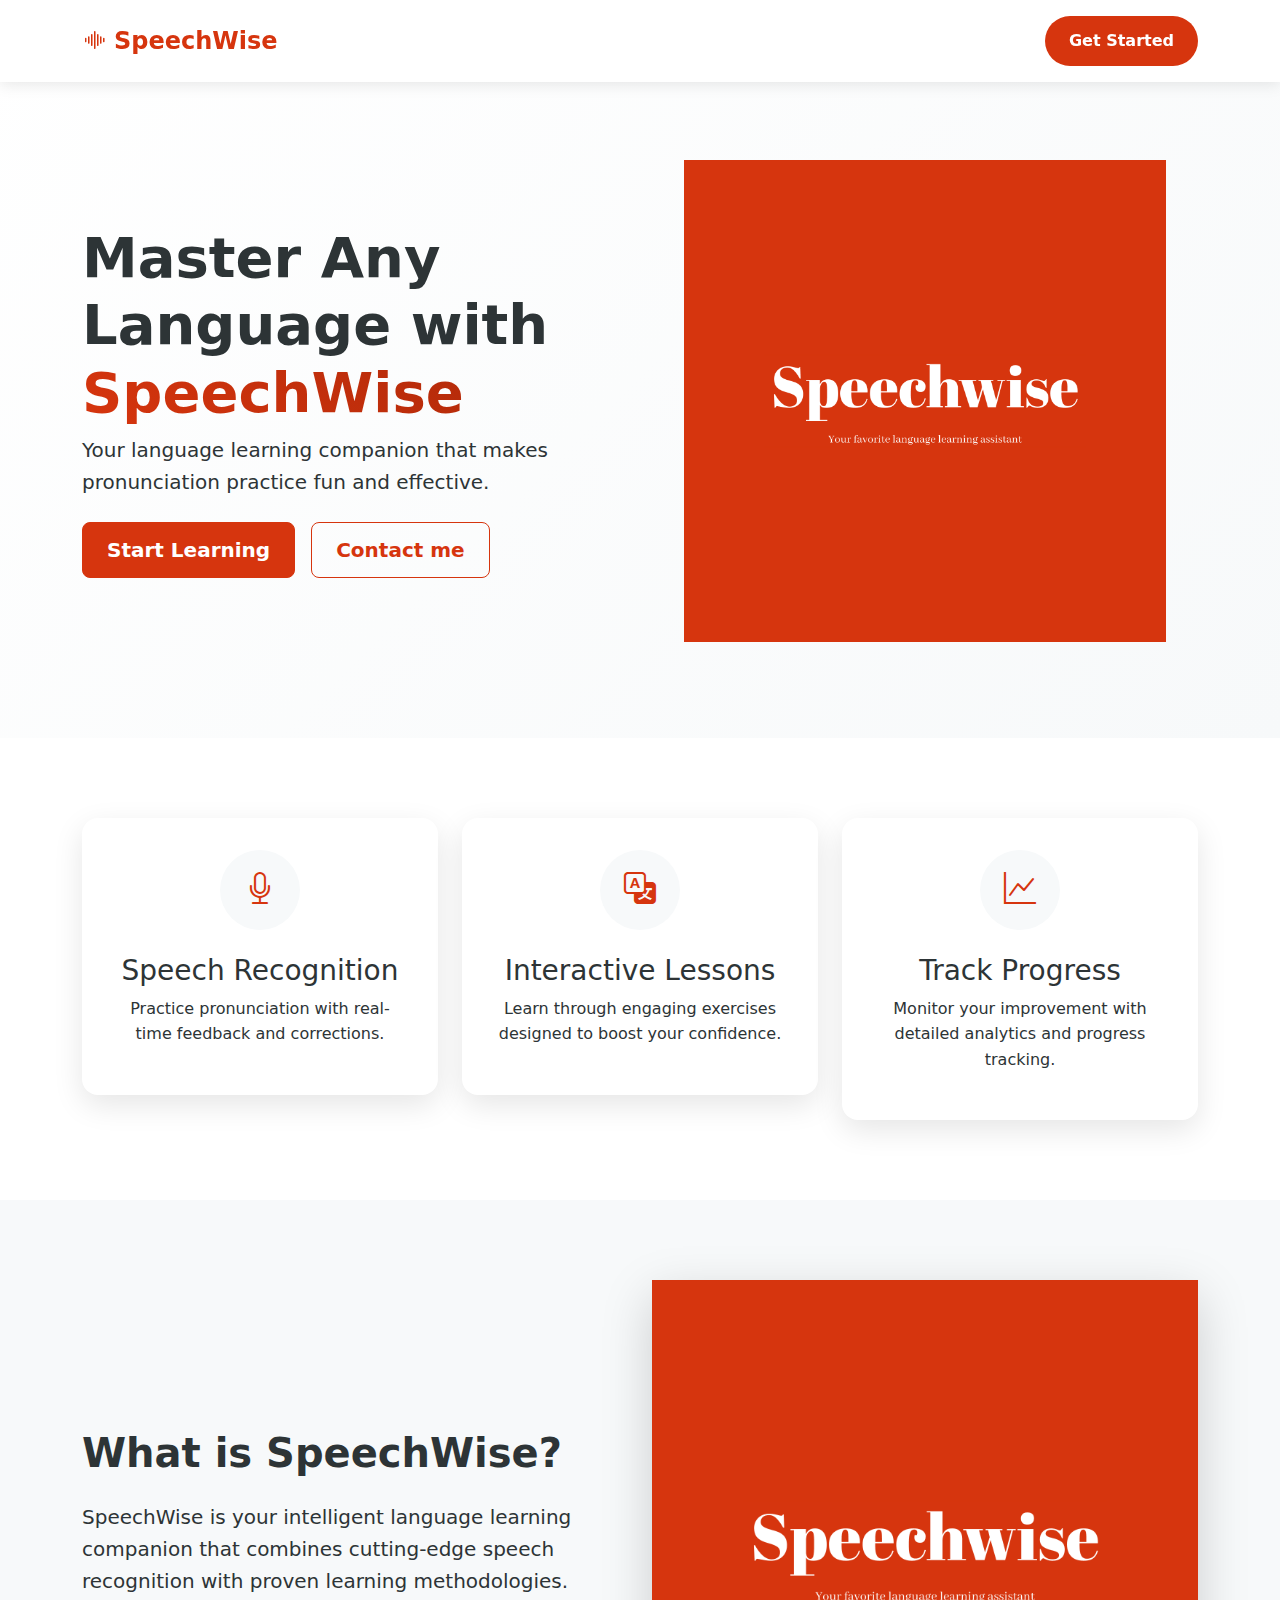
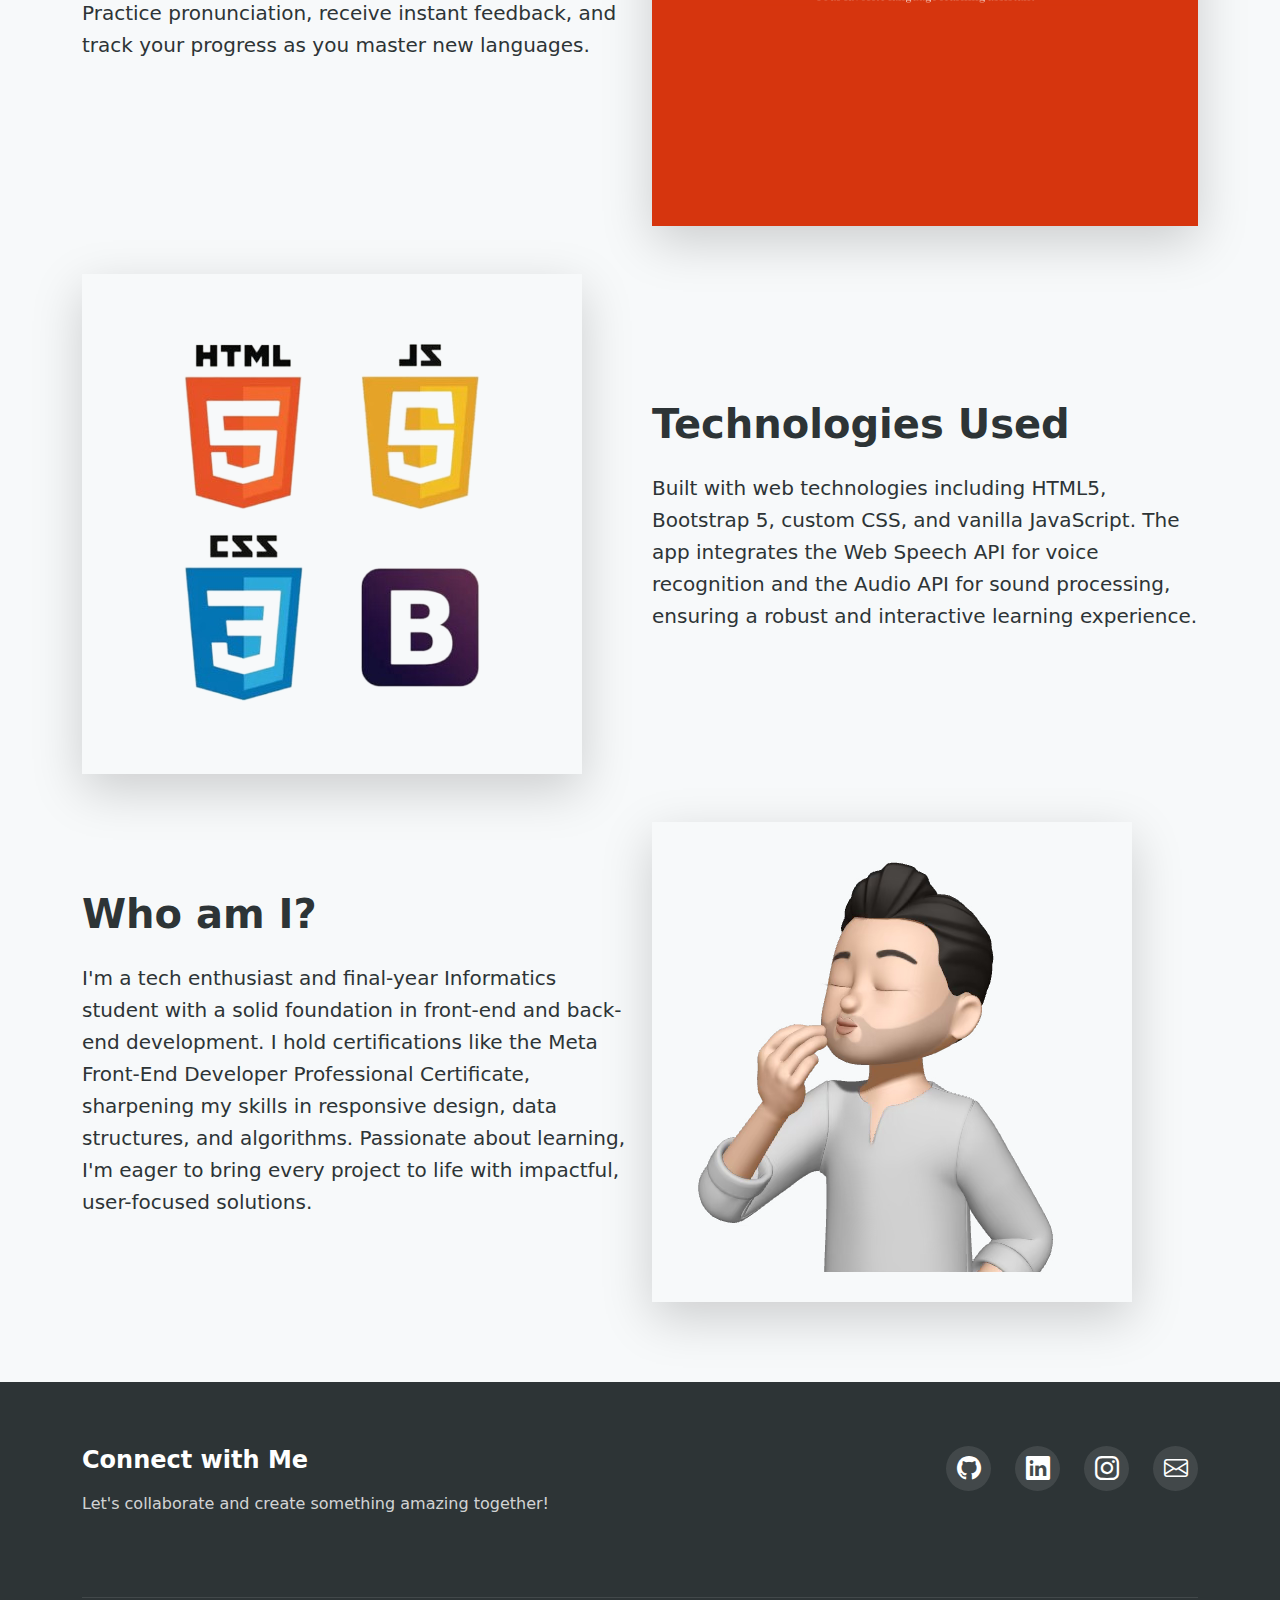
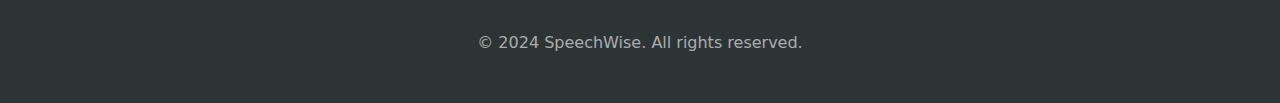
<file: index.html>
<!DOCTYPE html>
<html lang="en">
<head>
    <meta charset="UTF-8">
    <meta name="viewport" content="width=device-width, initial-scale=1.0">
    <meta name="author" content="Nanciu David">
    <meta name="description" content="SpeechWise - Your language learning assistant">
    <meta property="og:title" content="SpeechWise - Your language learning assistant">
    <meta property="og:description" content="Improve your pronunciation with your favorite language learning assistant">
    <meta property="og:image" content="./png/logo-color.png">
    <meta property="og:locale" content="en_GB" />
    <meta property="og:type" content="website" />
    <link href="https://cdn.jsdelivr.net/npm/bootstrap@5.3.0/dist/css/bootstrap.min.css" rel="stylesheet">
    <link rel="stylesheet" href="https://cdn.jsdelivr.net/npm/bootstrap-icons@1.11.0/font/bootstrap-icons.css">
    <link rel="apple-touch-icon" sizes="180x180" href="favicon/android-chrome-192x192.png">
    <link rel="icon" type="image/png" sizes="32x32" href="/favicon/favicon-32x32.png">
    <link rel="icon" type="image/png" sizes="16x16" href="/favicon/favicon-16x16.png">
    <link rel="icon" href="/favicon.ico">
    <link rel="stylesheet" href="/styles/style.css">
    <title>SpeechWise</title>
</head>
<body>
    <nav class="navbar navbar-expand-lg navbar-light fixed-top" id ="nav-ph">
        <div class="container">
            <a class="navbar-brand" href="index.html">
                <i class="bi bi-soundwave me-2"></i>
                SpeechWise
            </a>
            <button class="btn-primary nav-btn" href="#contact">Get Started</button>
        </div>
    </nav>

    <header class="masthead">
        <div class="container">
            <div class="row align-items-center">
                <div class="col-lg-6">
                    <h1 class="display-4 fw-bold">Master Any Language with <span class="gradient-text">SpeechWise</span></h1>
                    <p class="lead mb-4">Your language learning companion that makes pronunciation practice fun and effective.</p>
                    <div class="d-flex gap-3">
                        <a href="./pages/pronunciation.html">
                        <button class="btn btn-primary btn-lg" >Start Learning</button>
                        </a>
                        <a href="#footer-link">
                        <button class="btn btn-outline-primary btn-lg">Contact me</button>
                        </a>
                    </div>
                </div>
                <div class="col-lg-6">
                    <div class="hero-image">
                        <img src="/logo/logo-color.png" alt="SpeechWise Hero" class="img-fluid floating">
                    </div>
                </div>
            </div>
        </div>
    </header>

    <section class="features">
        <div class="container">
            <div class="row g-4">
                <div class="col-md-4">
                    <div class="feature-card">
                        <div class="icon-wrapper">
                            <i class="bi bi-mic"></i>
                        </div>
                        <h3>Speech Recognition</h3>
                        <p>Practice pronunciation with real-time feedback and corrections.</p>
                    </div>
                </div>
                <div class="col-md-4">
                    <div class="feature-card">
                        <div class="icon-wrapper">
                            <i class="bi bi-translate"></i>
                        </div>
                        <h3>Interactive Lessons</h3>
                        <p>Learn through engaging exercises designed to boost your confidence.</p>
                    </div>
                </div>
                <div class="col-md-4">
                    <div class="feature-card">
                        <div class="icon-wrapper">
                            <i class="bi bi-graph-up"></i>
                        </div>
                        <h3>Track Progress</h3>
                        <p>Monitor your improvement with detailed analytics and progress tracking.</p>
                    </div>
                </div>
            </div>
        </div>
    </section>

    <section class="about">
        <div class="container">
            <div class="row align-items-center mb-5">
                <div class="col-lg-6">
                    <h2 class="section-title">What is SpeechWise?</h2>
                    <p class="lead">SpeechWise is your intelligent language learning companion that combines cutting-edge speech recognition with proven learning methodologies. Practice pronunciation, receive instant feedback, and track your progress as you master new languages.</p>
                </div>
                <div class="col-lg-6">
                    <img src="/logo/logo-color.png" class="img-fluid rounded-lg shadow-lg" alt="SpeechWise Interface">
                </div>
            </div>

            <div class="row align-items-center mb-5">
                <div class="col-lg-6 order-lg-2">
                    <h2 class="section-title">Technologies Used</h2>
                    <p class="lead">Built with web technologies including HTML5, Bootstrap 5, custom CSS, and vanilla JavaScript. The app integrates the Web Speech API for voice recognition and the Audio API for sound processing, ensuring a robust and interactive learning experience.</p>
                </div>
                <div class="col-lg-6 order-lg-1">
                    <img src="/logo/do-javascript-html-css-and-wordpress-work-removebg-preview.png" class="img-fluid rounded-lg shadow-lg" alt="Technology Stack">
                </div>
            </div>

            <div class="row align-items-center">
                <div class="col-lg-6">
                    <h2 class="section-title">Who am I?</h2>
                    <p class="lead">I'm a tech enthusiast and final-year Informatics student with a solid foundation in front-end and back-end development. I hold certifications like the Meta Front-End Developer Professional Certificate, sharpening my skills in responsive design, data structures, and algorithms. Passionate about learning, I'm eager to bring every project to life with impactful, user-focused solutions.</p>
                </div>
                <div class="col-lg-6">
                    <img src="/logo/Imagine.png" class="img-fluid rounded-lg shadow-lg" alt="About Me">
                </div>
            </div>
        </div>
    </section>

    <footer class="footer" id = "footer-link">
        <div class="container">
            <div class="row">
                <div class="col-lg-6">
                    <h3 class="footer-title">Connect with Me</h3>
                    <p class="footer-text">Let's collaborate and create something amazing together!</p>
                </div>
                <div class="col-lg-6">
                    <div class="social-links">
                        <a href="https://github.com/NanciuDavid" target="_blank" class="social-link">
                            <i class="bi bi-github"></i>
                        </a>
                        <a href="https://www.linkedin.com/in/david-nanciu-alexandru-08884b203/" target="_blank" class="social-link">
                            <i class="bi bi-linkedin"></i>
                        </a>
                        <a href="https://instagram.com/davidnanciu" target="_blank" class="social-link">
                            <i class="bi bi-instagram"></i>
                        </a>
                        <a href="mailto:your.email@example.com" class="social-link">
                            <i class="bi bi-envelope"></i>
                        </a>
                    </div>
                </div>
            </div>
            <div class="footer-bottom">
                <p>&copy; 2024 SpeechWise. All rights reserved.</p>
            </div>
        </div>
    </footer>

    <script src="https://cdn.jsdelivr.net/npm/bootstrap@5.3.0/dist/js/bootstrap.bundle.min.js"></script>
</body>
</html>
</file>
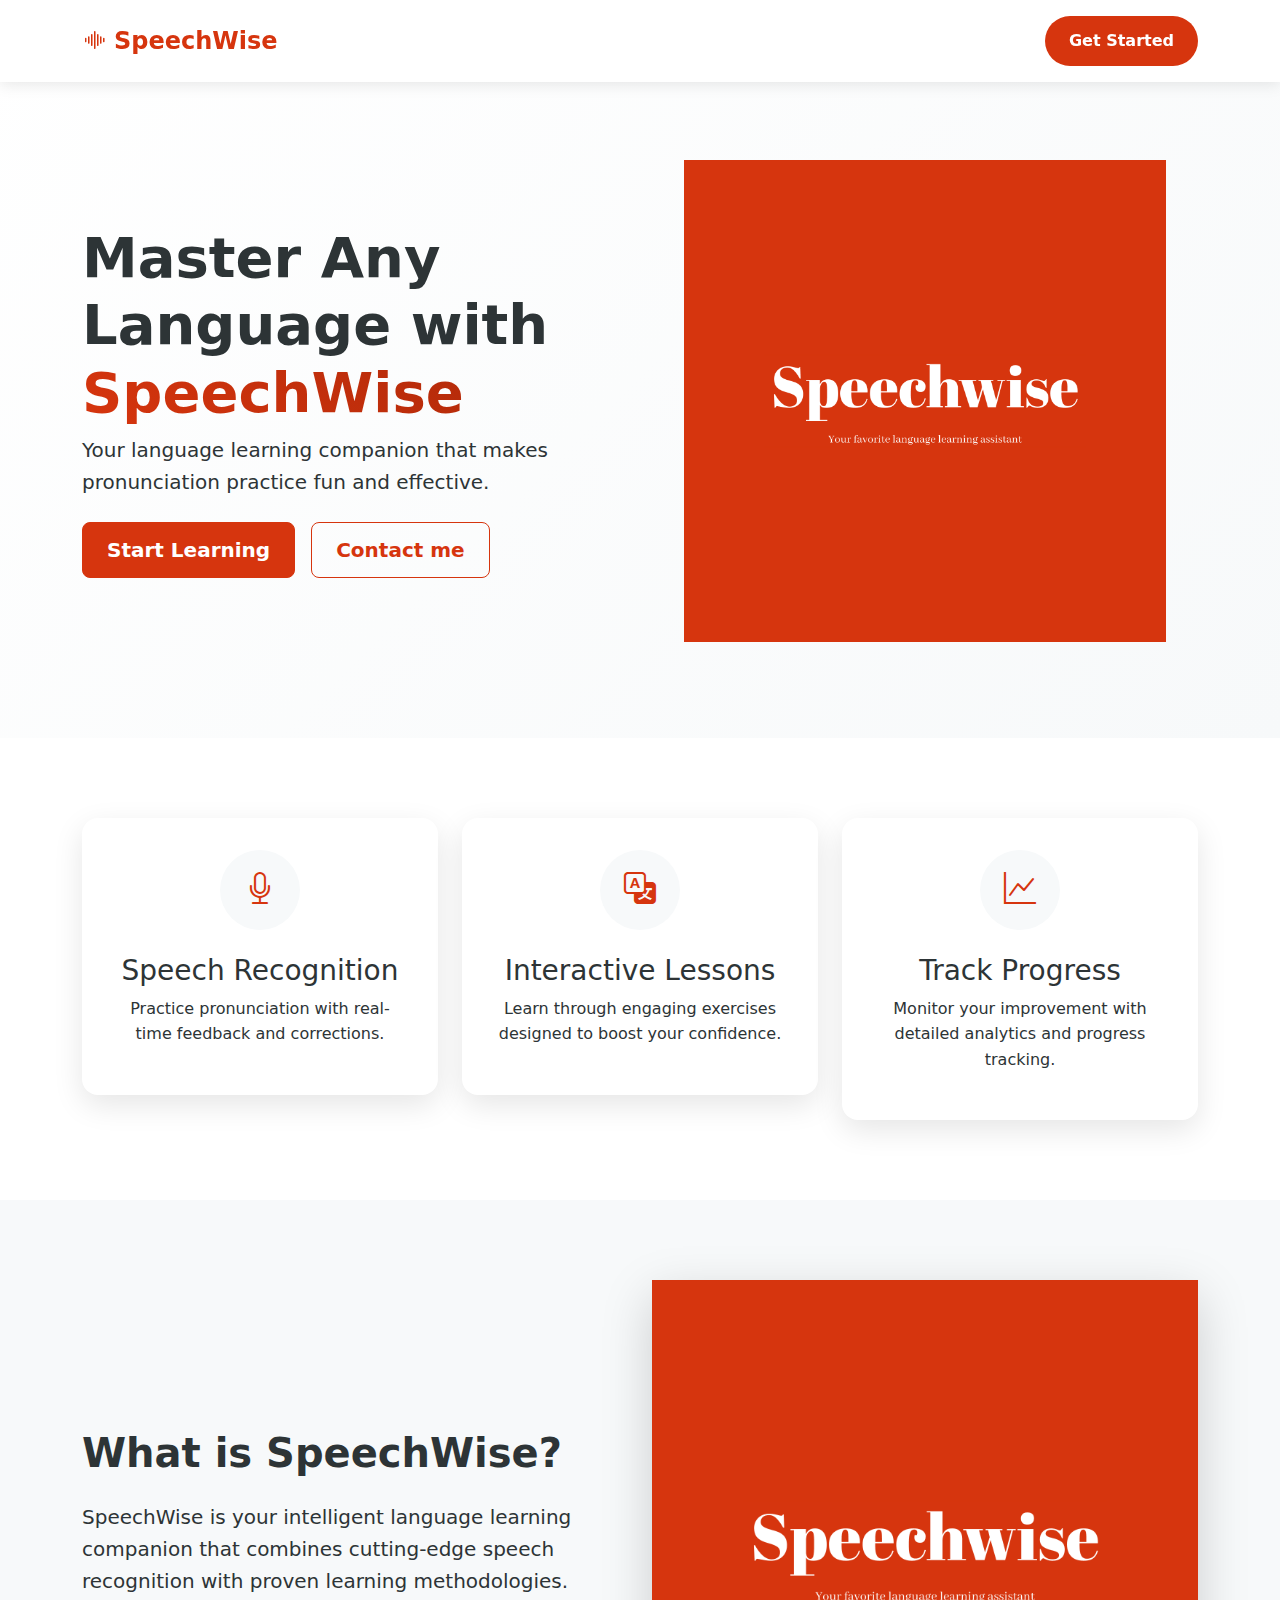
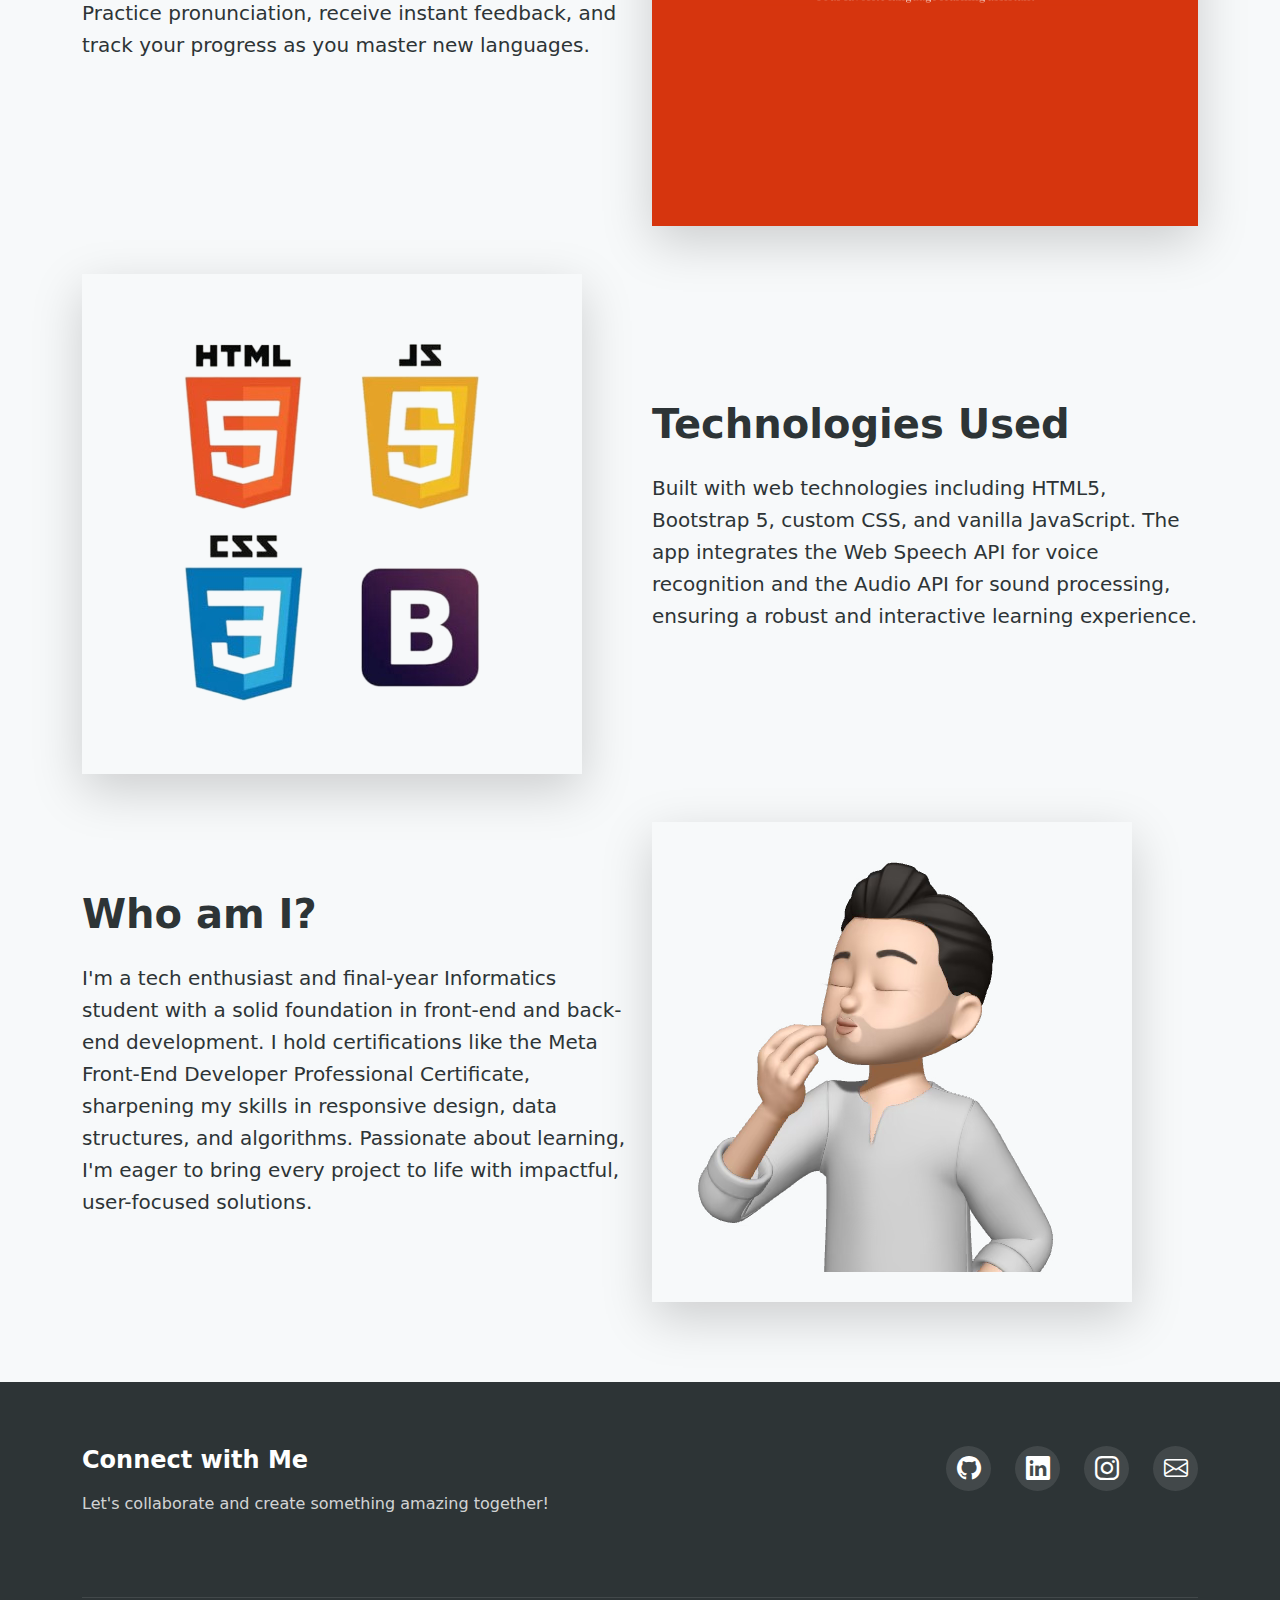
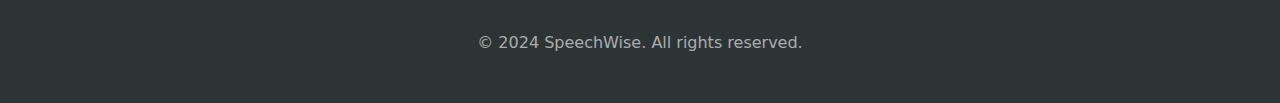
<file: pages/index.html>
<!DOCTYPE html>
<html lang="en">
<head>
    <meta charset="UTF-8">
    <meta name="viewport" content="width=device-width, initial-scale=1.0">
    <meta name="author" content="Nanciu David">
    <meta name="description" content="SpeechWise - Your language learning assistant">
    <meta property="og:title" content="SpeechWise - Your language learning assistant">
    <meta property="og:description" content="Improve your pronunciation with your favorite language learning assistant">
    <meta property="og:image" content="./png/logo-color.png">
    <meta property="og:locale" content="en_GB" />
    <meta property="og:type" content="website" />
    <link href="https://cdn.jsdelivr.net/npm/bootstrap@5.3.0/dist/css/bootstrap.min.css" rel="stylesheet">
    <link rel="stylesheet" href="https://cdn.jsdelivr.net/npm/bootstrap-icons@1.11.0/font/bootstrap-icons.css">
    <link rel="apple-touch-icon" sizes="180x180" href="favicon/android-chrome-192x192.png">
    <link rel="icon" type="image/png" sizes="32x32" href="/favicon/favicon-32x32.png">
    <link rel="icon" type="image/png" sizes="16x16" href="/favicon/favicon-16x16.png">
    <link rel="icon" href="/favicon.ico">
    <link rel="stylesheet" href="/styles/style.css">
    <title>SpeechWise</title>
</head>
<body>
    <nav class="navbar navbar-expand-lg navbar-light fixed-top" id ="nav-ph">
        <div class="container">
            <a class="navbar-brand" href="index.html">
                <i class="bi bi-soundwave me-2"></i>
                SpeechWise
            </a>
            <button class="btn-primary nav-btn" href="#contact">Get Started</button>
        </div>
    </nav>

    <header class="masthead">
        <div class="container">
            <div class="row align-items-center">
                <div class="col-lg-6">
                    <h1 class="display-4 fw-bold">Master Any Language with <span class="gradient-text">SpeechWise</span></h1>
                    <p class="lead mb-4">Your language learning companion that makes pronunciation practice fun and effective.</p>
                    <div class="d-flex gap-3">
                        <a href="pronunciation.html">
                        <button class="btn btn-primary btn-lg" >Start Learning</button>
                        </a>
                        <a href="#">
                        <button class="btn btn-outline-primary btn-lg">Contact me</button>
                        </a>
                    </div>
                </div>
                <div class="col-lg-6">
                    <div class="hero-image">
                        <img src="/logo/logo-color.png" alt="SpeechWise Hero" class="img-fluid floating">
                    </div>
                </div>
            </div>
        </div>
    </header>

    <section class="features">
        <div class="container">
            <div class="row g-4">
                <div class="col-md-4">
                    <div class="feature-card">
                        <div class="icon-wrapper">
                            <i class="bi bi-mic"></i>
                        </div>
                        <h3>Speech Recognition</h3>
                        <p>Practice pronunciation with real-time feedback and corrections.</p>
                    </div>
                </div>
                <div class="col-md-4">
                    <div class="feature-card">
                        <div class="icon-wrapper">
                            <i class="bi bi-translate"></i>
                        </div>
                        <h3>Interactive Lessons</h3>
                        <p>Learn through engaging exercises designed to boost your confidence.</p>
                    </div>
                </div>
                <div class="col-md-4">
                    <div class="feature-card">
                        <div class="icon-wrapper">
                            <i class="bi bi-graph-up"></i>
                        </div>
                        <h3>Track Progress</h3>
                        <p>Monitor your improvement with detailed analytics and progress tracking.</p>
                    </div>
                </div>
            </div>
        </div>
    </section>

    <section class="about">
        <div class="container">
            <div class="row align-items-center mb-5">
                <div class="col-lg-6">
                    <h2 class="section-title">What is SpeechWise?</h2>
                    <p class="lead">SpeechWise is your intelligent language learning companion that combines cutting-edge speech recognition with proven learning methodologies. Practice pronunciation, receive instant feedback, and track your progress as you master new languages.</p>
                </div>
                <div class="col-lg-6">
                    <img src="/logo/logo-color.png" class="img-fluid rounded-lg shadow-lg" alt="SpeechWise Interface">
                </div>
            </div>

            <div class="row align-items-center mb-5">
                <div class="col-lg-6 order-lg-2">
                    <h2 class="section-title">Technologies Used</h2>
                    <p class="lead">Built with web technologies including HTML5, Bootstrap 5, custom CSS, and vanilla JavaScript. The app integrates the Web Speech API for voice recognition and the Audio API for sound processing, ensuring a robust and interactive learning experience.</p>
                </div>
                <div class="col-lg-6 order-lg-1">
                    <img src="/logo/do-javascript-html-css-and-wordpress-work-removebg-preview.png" class="img-fluid rounded-lg shadow-lg" alt="Technology Stack">
                </div>
            </div>

            <div class="row align-items-center">
                <div class="col-lg-6">
                    <h2 class="section-title">Who am I?</h2>
                    <p class="lead">I'm a tech enthusiast and final-year Informatics student with a solid foundation in front-end and back-end development. I hold certifications like the Meta Front-End Developer Professional Certificate, sharpening my skills in responsive design, data structures, and algorithms. Passionate about learning, I'm eager to bring every project to life with impactful, user-focused solutions.</p>
                </div>
                <div class="col-lg-6">
                    <img src="/logo/Imagine.png" class="img-fluid rounded-lg shadow-lg" alt="About Me">
                </div>
            </div>
        </div>
    </section>

    <footer class="footer">
        <div class="container">
            <div class="row">
                <div class="col-lg-6">
                    <h3 class="footer-title">Connect with Me</h3>
                    <p class="footer-text">Let's collaborate and create something amazing together!</p>
                </div>
                <div class="col-lg-6">
                    <div class="social-links">
                        <a href="https://github.com/NanciuDavid" target="_blank" class="social-link">
                            <i class="bi bi-github"></i>
                        </a>
                        <a href="https://www.linkedin.com/in/david-nanciu-alexandru-08884b203/" target="_blank" class="social-link">
                            <i class="bi bi-linkedin"></i>
                        </a>
                        <a href="https://instagram.com/davidnanciu" target="_blank" class="social-link">
                            <i class="bi bi-instagram"></i>
                        </a>
                        <a href="mailto:your.email@example.com" class="social-link">
                            <i class="bi bi-envelope"></i>
                        </a>
                    </div>
                </div>
            </div>
            <div class="footer-bottom">
                <p>&copy; 2024 SpeechWise. All rights reserved.</p>
            </div>
        </div>
    </footer>

    <script src="https://cdn.jsdelivr.net/npm/bootstrap@5.3.0/dist/js/bootstrap.bundle.min.js"></script>
</body>
</html>
</file>
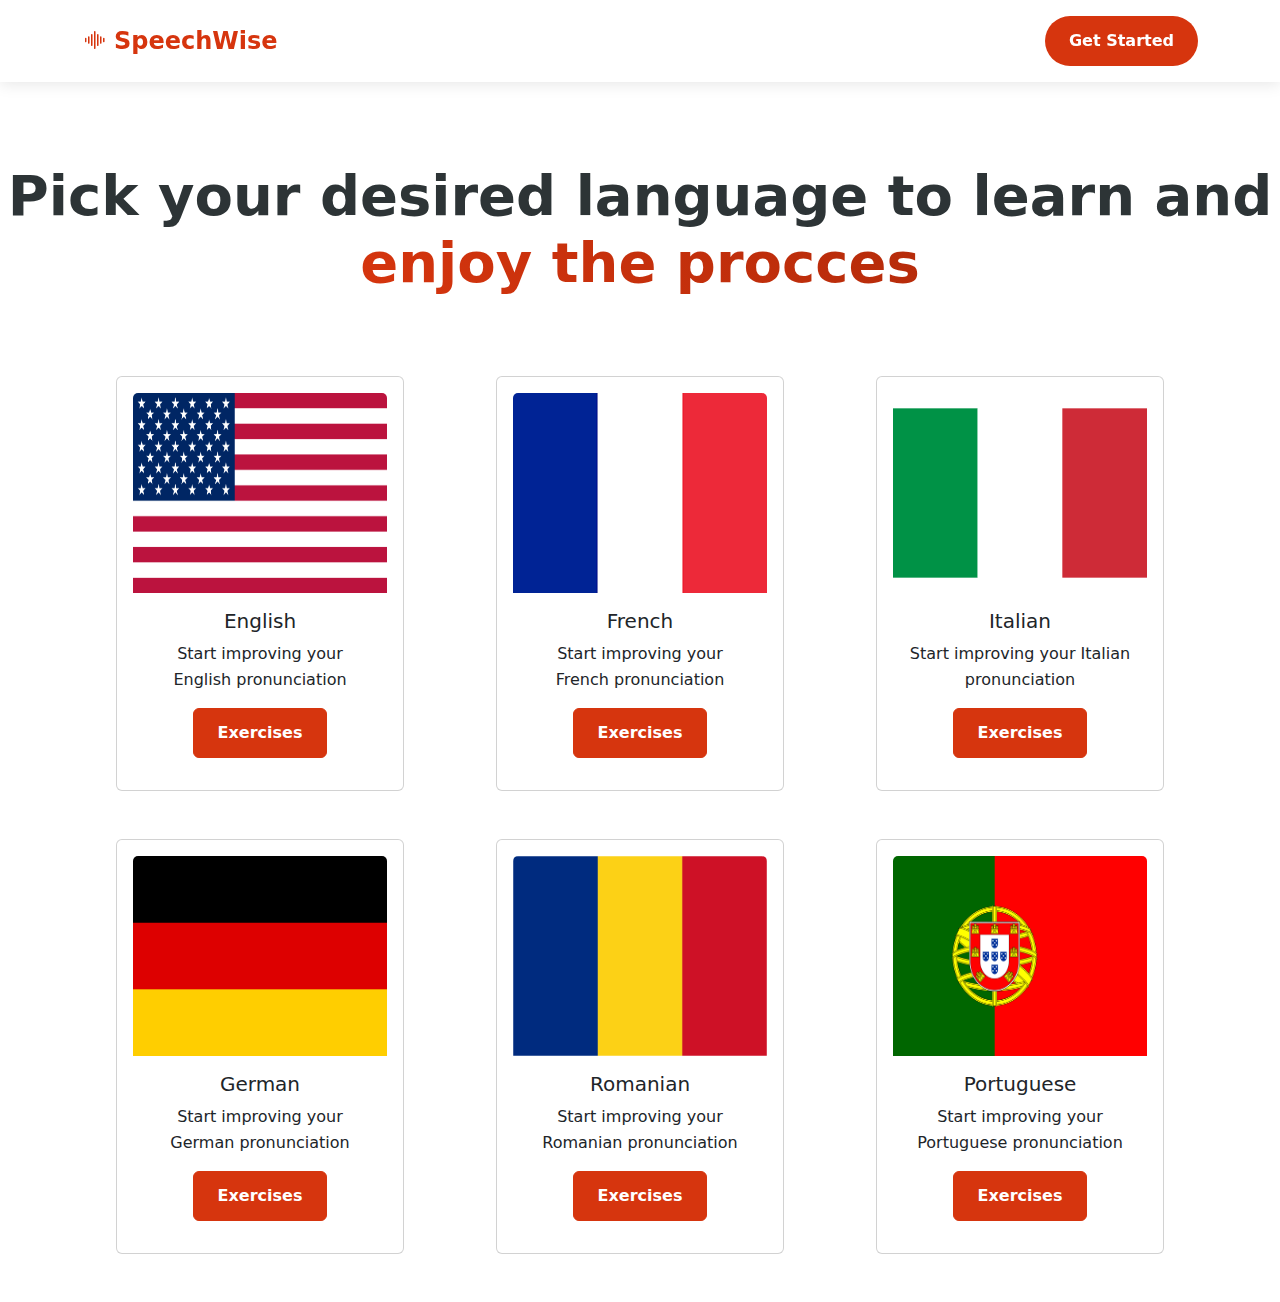
<file: pronunciation.html>
<!DOCTYPE html>
<html lang="en">
<head>
    <meta charset="UTF-8">
    <meta name="viewport" content="width=device-width, initial-scale=1.0">
    <meta name="author" content="Nanciu David">
    <meta name="description" content="SpeechWise - Your language learning assistant">
    <meta property="og:title" content="SpeechWise - Your language learning assistant">
    <meta property="og:description" content="Improve your pronunciation with your favorite language learning assistant">
    <meta property="og:image" content="./png/logo-color.png">
    <meta property="og:locale" content="en_GB" />
    <meta property="og:type" content="website" />
    <link href="https://cdn.jsdelivr.net/npm/bootstrap@5.3.0/dist/css/bootstrap.min.css" rel="stylesheet">
    <link rel="stylesheet" href="https://cdn.jsdelivr.net/npm/bootstrap-icons@1.11.0/font/bootstrap-icons.css">
    <link rel="apple-touch-icon" sizes="180x180" href="favicon/android-chrome-192x192.png">
    <link rel="icon" type="image/png" sizes="32x32" href="favicon/favicon-32x32.png">
    <link rel="icon" type="image/png" sizes="16x16" href="favicon/favicon-16x16.png">
    <link rel="icon" href="/favicon.ico">
    <link rel="stylesheet" href="./styles/pronunciation.css">
    <title>SpeechWise | Start now !</title>
</head>
<body>
    <nav class="navbar navbar-expand-lg navbar-light" id ="nav-ph">
        <div class="container">
            <a class="navbar-brand" href="index.html">
                <i class="bi bi-soundwave me-2"></i>
                SpeechWise
            </a>
            <button class="btn-primary nav-btn" href="#contact">Get Started</button>
        </div>
    </nav>
    <header>
        <div class="row">
            <h1 class="display-4 fw-bold">Pick your desired language to learn and <span class="gradient-text">enjoy the procces</span></h1>
        </div>
    </header>

    <section>
        <div class="container">
            <div class="row text-center justify-content-center">
                <div class="col-lg-4 col-md-6 mb-4">
                    <div class="card" style="width: 18rem;">
                        <img class="card-img-top" src="./flags/Flag_of_the_United_States.png" alt="English Card Image" height=200px>
                        <div class="card-body d-flex flex-column justify-content-center align-items-center">
                            <h5 class="card-title">English</h5>
                            <p class="card-text">Start improving your English pronunciation</p>
                            <a href="#" class="btn btn-primary">Exercises</a>
                        </div>
                    </div>
                </div>
                <div class="col-lg-4 col-md-6 mb-5">
                    <div class="card" style="width: 18rem;">
                        <img class="card-img-top" src="./flags/french flag.png" alt="French Card Image" height=200px>
                        <div class="card-body">
                            <h5 class="card-title">French</h5>
                            <p class="card-text">Start improving your French pronunciation</p>
                            <a href="#" class="btn btn-primary">Exercises</a>
                        </div>
                    </div>
                </div>
                <div class="col-lg-4 col-md-6 mb-5">
                    <div class="card" style="width: 18rem;">
                        <img class="card-img-top" src="./flags/Flag_of_Italy.svg" alt="Italian Card Image" height=200px>
                        <div class="card-body">
                            <h5 class="card-title">Italian</h5>
                            <p class="card-text">Start improving your Italian pronunciation</p>
                            <a href="#" class="btn btn-primary">Exercises</a>
                        </div>
                    </div>
                </div>
                <div class="col-lg-4 col-md-6 mb-5">
                    <div class="card" style="width: 18rem;">
                        <img class="card-img-top" src="./flags/Flag_of_germany_800_480.png" alt="Italian Card Image" height=200px>
                        <div class="card-body">
                            <h5 class="card-title">German</h5>
                            <p class="card-text">Start improving your German pronunciation</p>
                            <a href="#" class="btn btn-primary">Exercises</a>
                        </div>
                    </div>
                </div>
                <div class="col-lg-4 col-md-6 mb-5">
                    <div class="card" style="width: 18rem;">
                        <img class="card-img-top" src="./flags/Flag_of_Romania.png" alt="Italian Card Image" height=200px>
                        <div class="card-body">
                            <h5 class="card-title">Romanian</h5>
                            <p class="card-text">Start improving your Romanian pronunciation</p>
                            <a href="#" class="btn btn-primary">Exercises</a>
                        </div>
                    </div>
                </div>
                <div class="col-lg-4 col-md-6 mb-5">
                    <div class="card" style="width: 18rem;">
                        <img class="card-img-top" src="./flags/Flag_of_Portugal.svg.png" alt="Italian Card Image" height=200px>
                        <div class="card-body">
                            <h5 class="card-title">Portuguese</h5>
                            <p class="card-text">Start improving your Portuguese pronunciation</p>
                            <a href="#" class="btn btn-primary">Exercises</a>
                        </div>
                    </div>
                </div>
            </div>
        </div>
    </section>
    <!-- Center content vertically and horizontally -->
    
</body>
</html>
</file>
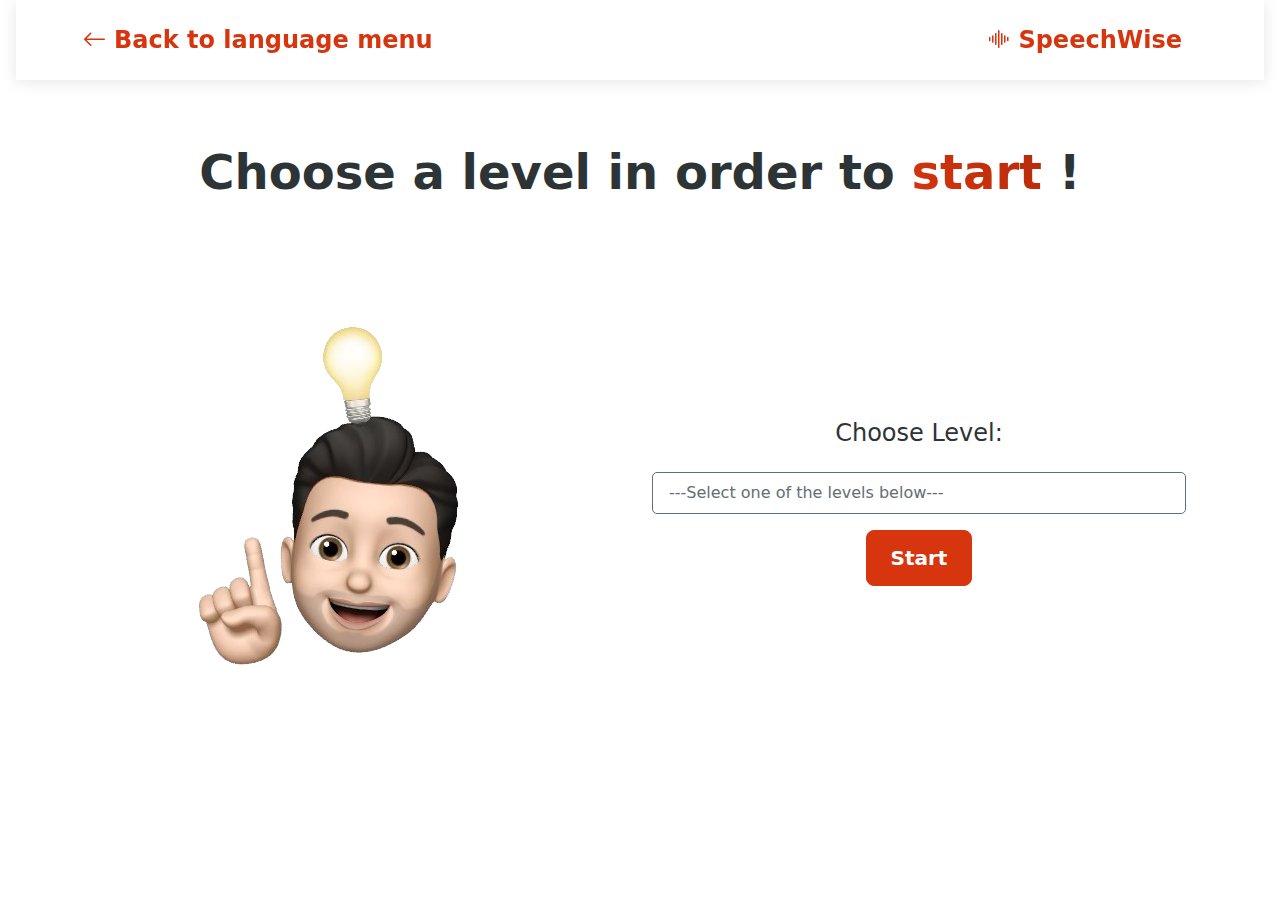
<file: pages/english-ex.html>
<!DOCTYPE html>
<html lang="en">
<head>
    <meta charset="UTF-8">
    <meta name="viewport" content="width=device-width, initial-scale=1.0">
    <meta name="author" content="Nanciu David">
    <meta name="description" content="SpeechWise - Your language learning assistant">
    <meta property="og:title" content="SpeechWise - Your language learning assistant">
    <meta property="og:description" content="Improve your pronunciation with your favorite language learning assistant">
    <meta property="og:image" content="./png/logo-color.png">
    <meta property="og:locale" content="en_GB" />
    <meta property="og:type" content="website" />
    <link href="https://cdn.jsdelivr.net/npm/bootstrap@5.3.0/dist/css/bootstrap.min.css" rel="stylesheet">
    <link rel="stylesheet" href="https://cdn.jsdelivr.net/npm/bootstrap-icons@1.11.0/font/bootstrap-icons.css">
    <link rel="apple-touch-icon" sizes="180x180" href="/favicon/android-chrome-192x192.png">
    <link rel="icon" type="image/png" sizes="32x32" href="/favicon/favicon-32x32.png">
    <link rel="icon" type="image/png" sizes="16x16" href="/favicon/favicon-16x16.png">
    <link rel="icon" href="/favicon.ico">
    <link rel="stylesheet" href="/styles/english-ex.css">
    <title>Practice Your English Pronunciation</title>
</head>
<body>
    <nav class="navbar navbar-expand-lg navbar-light" id ="nav-ph">
        <div class="container">
            <a class="navbar-brand" href="pronunciation.html">
                <i class="bi bi-arrow-left me-2"></i>
                Back to language menu
            <a class="navbar-brand" href="../index.html">
                <i class="bi bi-soundwave me-2"></i>
                SpeechWise
            </a>
        </div>
    </nav>



    <header class="text-center">
        <div class="container">
            <h1 class="display-5 fw-bold" id ="header-text">Choose a level in order to <span class="gradient-text">start</span> !</h1>
        </div>
    </header>


    <section>
        <div class="container py-5">
            <div class="row align-items-centered" id = "initial-row">
                <div class="col-lg-6 text-center mb-4 mb-lg-0">
                    <img src="/logo/idea.png" alt="Idea"class="img-fluid rounded-lg">
                </div>
                <div class="col-lg-6 text-center justify-content-center">
                    <label for="select-level" class="form-label h4">Choose Level:</label>
                    <select name="levels" id="select-level" class="form-select mb-3">
                        <option selected value = "default">---Select one of the levels below---</option>
                        <option value="Beginner">Beginner</option>
                        <option value="Intermediate">Intermediate</option>
                        <option value="Advanced">Advanced</option>
                    </select>
                    <button type="submit" class="btn btn-primary btn-lg" id="submit-button">Start</button>
                </div>
            </div>
            <div class="row align-items-centered" id = "after-row">
                <div class="col-lg-6 text-center mb-4 mb-lg-0">
                    <img src="/logo/record-default.png" alt="sad-picture" id = "default-photo" class="img-fluid rounded-lg">
                </div>
                <div class="col-lg-6 d-flex flex-column align-items-center">
                    <p id="sentence-display" class="mt-4 h5 text-muted text-center"></p>
                    <button type="submit" class="btn btn-primary btn-lg mt-3" id="record-button">Record</button>
                </div>
            </div>
        </div>
    
    </section>

    <script src="https://cdn.jsdelivr.net/npm/bootstrap@5.3.0/dist/js/bootstrap.bundle.min.js"></script>
    <script src="/scripts/script.js"></script>
</body>
</html>
</file>
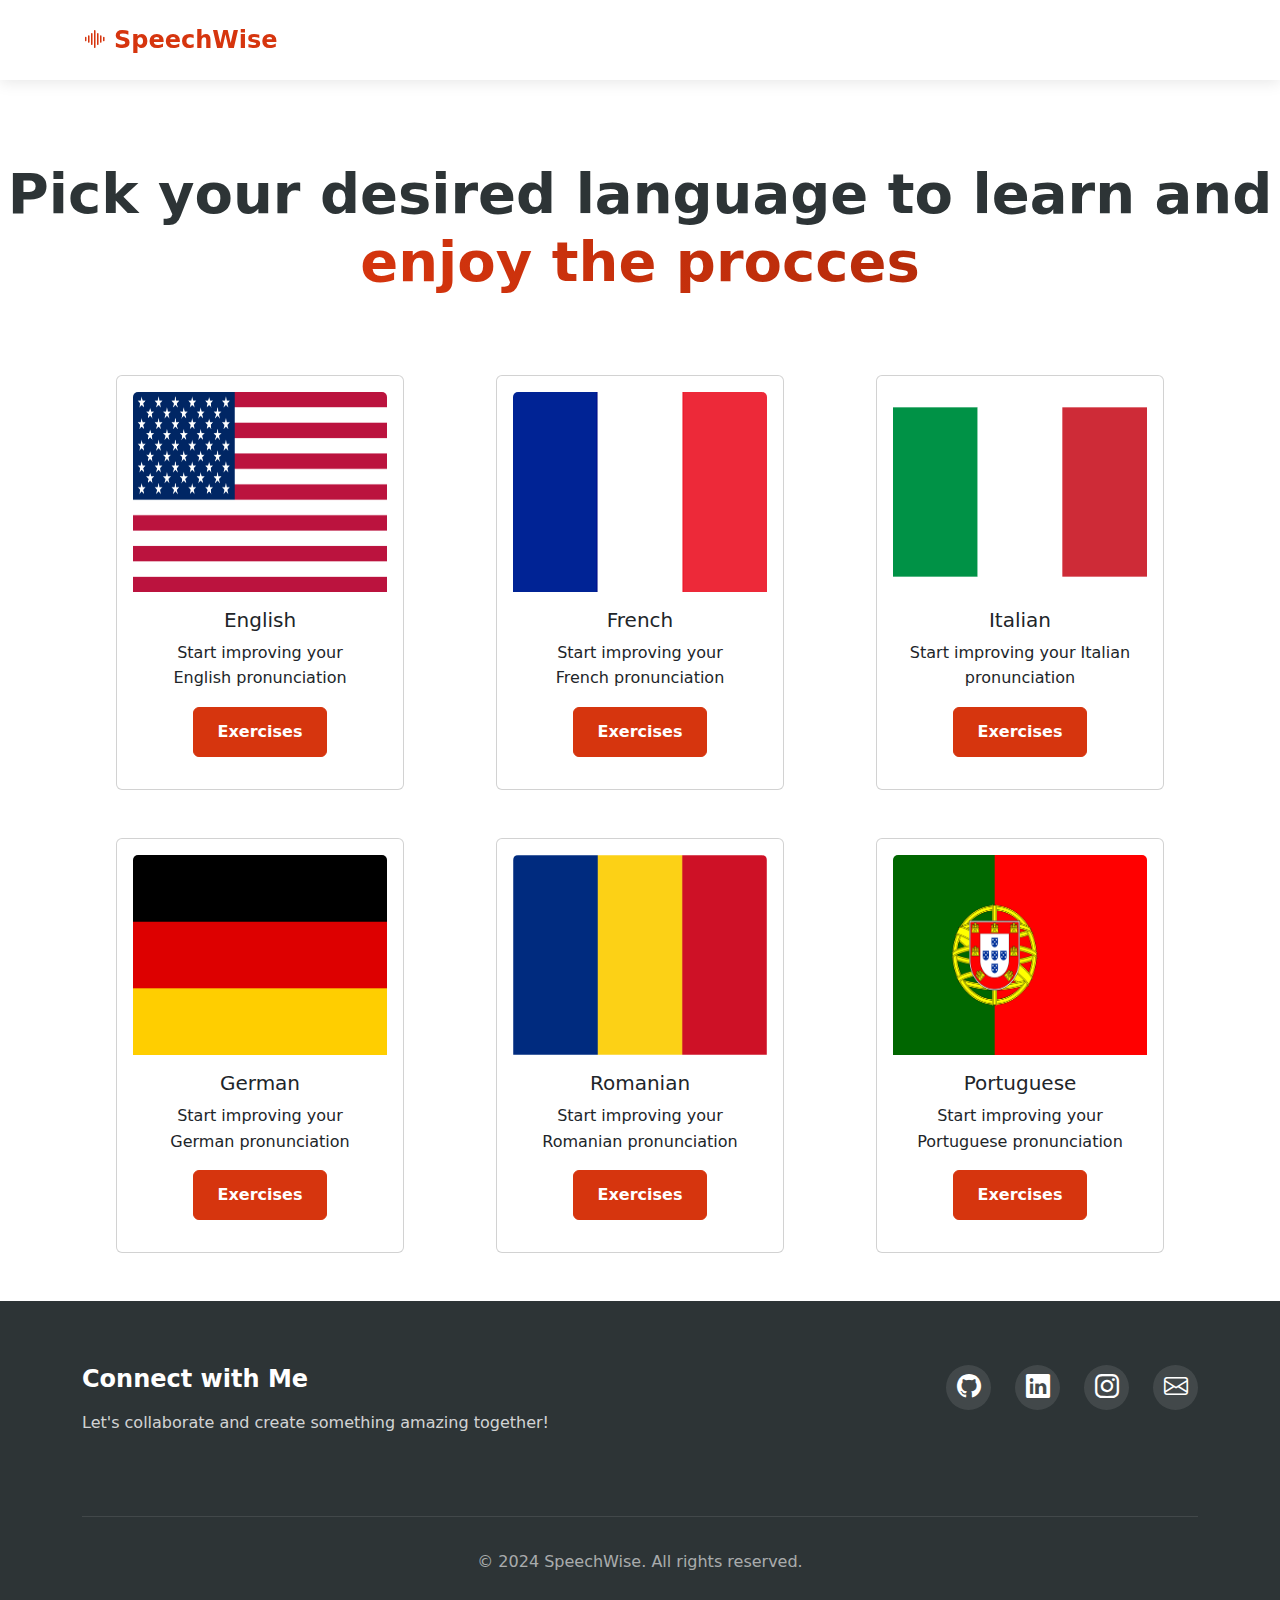
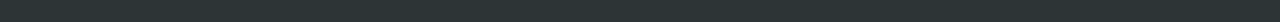
<file: pages/pronunciation.html>
<!DOCTYPE html>
<html lang="en">
<head>
    <meta charset="UTF-8">
    <meta name="viewport" content="width=device-width, initial-scale=1.0">
    <meta name="author" content="Nanciu David">
    <meta name="description" content="SpeechWise - Your language learning assistant">
    <meta property="og:title" content="SpeechWise - Your language learning assistant">
    <meta property="og:description" content="Improve your pronunciation with your favorite language learning assistant">
    <meta property="og:image" content="./png/logo-color.png">
    <meta property="og:locale" content="en_GB" />
    <meta property="og:type" content="website" />
    <link href="https://cdn.jsdelivr.net/npm/bootstrap@5.3.0/dist/css/bootstrap.min.css" rel="stylesheet">
    <link rel="stylesheet" href="https://cdn.jsdelivr.net/npm/bootstrap-icons@1.11.0/font/bootstrap-icons.css">
    <link rel="apple-touch-icon" sizes="180x180" href="/favicon/android-chrome-192x192.png">
    <link rel="icon" type="image/png" sizes="32x32" href="/favicon/favicon-32x32.png">
    <link rel="icon" type="image/png" sizes="16x16" href="/favicon/favicon-16x16.png">
    <link rel="icon" href="/favicon.ico">
    <link rel="stylesheet" href="/styles/pronunciation.css">
    <title>SpeechWise | Start now !</title>
</head>
<body>
    <nav class="navbar navbar-expand-lg navbar-light" id ="nav-ph">
        <div class="container">
            <a class="navbar-brand" href="../index.html">
                <i class="bi bi-soundwave me-2"></i>
                SpeechWise
            </a>
        </div>
    </nav>
    <header>
        <div class="row">
            <h1 class="display-4 fw-bold">Pick your desired language to learn and <span class="gradient-text">enjoy the procces</span></h1>
        </div>
    </header>

    <section>
        <div class="container">
            <div class="row text-center justify-content-center">
                <div class="col-lg-4 col-md-6 mb-4">
                    <div class="card" style="width: 18rem;">
                        <img class="card-img-top" src="/flags/Flag_of_the_United_States.png" alt="English Card Image" height=200px>
                        <div class="card-body d-flex flex-column justify-content-center align-items-center">
                            <h5 class="card-title">English</h5>
                            <p class="card-text">Start improving your English pronunciation</p>
                            <a href="english-ex.html" class="btn btn-primary">Exercises</a>
                        </div>
                    </div>
                </div>
                <div class="col-lg-4 col-md-6 mb-5">
                    <div class="card" style="width: 18rem;">
                        <img class="card-img-top" src="/flags/french flag.png" alt="French Card Image" height=200px>
                        <div class="card-body">
                            <h5 class="card-title">French</h5>
                            <p class="card-text">Start improving your French pronunciation</p>
                            <a href="french-ex.html" class="btn btn-primary">Exercises</a>
                        </div>
                    </div>
                </div>
                <div class="col-lg-4 col-md-6 mb-5">
                    <div class="card" style="width: 18rem;">
                        <img class="card-img-top" src="/flags/Flag_of_Italy.svg" alt="Italian Card Image" height=200px>
                        <div class="card-body">
                            <h5 class="card-title">Italian</h5>
                            <p class="card-text">Start improving your Italian pronunciation</p>
                            <a href="italian-ex.html" class="btn btn-primary">Exercises</a>
                        </div>
                    </div>
                </div>
                <div class="col-lg-4 col-md-6 mb-5">
                    <div class="card" style="width: 18rem;">
                        <img class="card-img-top" src="/flags/Flag_of_germany_800_480.png" alt="German Card Image" height=200px>
                        <div class="card-body">
                            <h5 class="card-title">German</h5>
                            <p class="card-text">Start improving your German pronunciation</p>
                            <a href="german-ex.html" class="btn btn-primary">Exercises</a>
                        </div>
                    </div>
                </div>
                <div class="col-lg-4 col-md-6 mb-5">
                    <div class="card" style="width: 18rem;">
                        <img class="card-img-top" src="/flags/Flag_of_Romania.png" alt="Romanian Card Image" height=200px>
                        <div class="card-body">
                            <h5 class="card-title">Romanian</h5>
                            <p class="card-text">Start improving your Romanian pronunciation</p>
                            <a href="romanian-ex.html" class="btn btn-primary">Exercises</a>
                        </div>
                    </div>
                </div>
                <div class="col-lg-4 col-md-6 mb-5">
                    <div class="card" style="width: 18rem;">
                        <img class="card-img-top" src="/flags/Flag_of_Portugal.svg.png" alt="Portuguese Card Image" height=200px>
                        <div class="card-body">
                            <h5 class="card-title">Portuguese</h5>
                            <p class="card-text">Start improving your Portuguese pronunciation</p>
                            <a href="portuguese-ex.html" class="btn btn-primary">Exercises</a>
                        </div>
                    </div>
                </div>
            </div>
        </div>
    </section>
    

    <footer class="footer">
        <div class="container">
            <div class="row">
                <div class="col-lg-6">
                    <h3 class="footer-title">Connect with Me</h3>
                    <p class="footer-text">Let's collaborate and create something amazing together!</p>
                </div>
                <div class="col-lg-6">
                    <div class="social-links">
                        <a href="https://github.com/NanciuDavid" target="_blank" class="social-link">
                            <i class="bi bi-github"></i>
                        </a>
                        <a href="https://www.linkedin.com/in/david-nanciu-alexandru-08884b203/" target="_blank" class="social-link">
                            <i class="bi bi-linkedin"></i>
                        </a>
                        <a href="https://instagram.com/davidnanciu" target="_blank" class="social-link">
                            <i class="bi bi-instagram"></i>
                        </a>
                        <a href="mailto:your.email@example.com" class="social-link">
                            <i class="bi bi-envelope"></i>
                        </a>
                    </div>
                </div>
            </div>
            <div class="footer-bottom">
                <p>&copy; 2024 SpeechWise. All rights reserved.</p>
            </div>
        </div>
    </footer>
</body>
</html>
</file>
<file: styles/style.css>
:root {
    --primary: #d6350e;
    --primary-dark: #b52b0a;
    --secondary: #f7f9fa;
    --text-dark: #2d3436;
    --text-light: #636e72;
}

* {
    margin: 0;
    padding: 0;
    box-sizing: border-box;
    font-family: 'Inter', system-ui, -apple-system, sans-serif;
}

body {
    color: var(--text-dark);
    line-height: 1.6;
}

/* Navbar Styles */
.navbar {
    background: rgba(255, 255, 255, 0.95);
    backdrop-filter: blur(10px);
    box-shadow: 0 2px 15px rgba(0, 0, 0, 0.1);
    padding: 1rem 0;
    display: flex;
  flex-wrap: inherit;
  align-items: center;
  justify-content: space-between;
  margin-bottom: 5rem;
}

.navbar-brand {
    color: var(--primary);
    font-weight: 700;
    font-size: 1.5rem;
    display: flex;
    align-items: center;
}

.navbar-brand:hover {
    color: var(--primary-dark);
}

.nav-btn {
    background: var(--primary);
    color: white;
    border: none;
    padding: 0.5rem 1.5rem;
    border-radius: 50px;
    font-weight: 600;
    transition: all 0.3s ease;
}

.nav-btn:hover {
    background: var(--primary-dark);
    transform: translateY(-2px);
}

/* Header Styles */
.masthead {
    padding: 8rem 0 4rem;
    background: linear-gradient(135deg, #fff 0%, var(--secondary) 100%);
}

.gradient-text {
    background: linear-gradient(45deg, var(--primary), var(--primary-dark));
    -webkit-background-clip: text;
    background-clip: text;
    color: transparent;
    font-weight: 800;
}

.hero-image {
    position: relative;
    padding: 2rem;
}

.floating {
    animation: float 3s ease-in-out infinite;
}

/* Feature Cards */
.features {
    padding: 5rem 0;
    background: white;
}

.feature-card {
    background: white;
    padding: 2rem;
    border-radius: 1rem;
    text-align: center;
    transition: all 0.3s ease;
    box-shadow: 0 10px 30px rgba(0, 0, 0, 0.1);
}

.feature-card:hover {
    transform: translateY(-10px);
}

.icon-wrapper {
    width: 80px;
    height: 80px;
    margin: 0 auto 1.5rem;
    background: var(--secondary);
    border-radius: 50%;
    display: flex;
    align-items: center;
    justify-content: center;
}

.icon-wrapper i {
    font-size: 2rem;
    color: var(--primary);
}

/* About Section */
.about {
    padding: 5rem 0;
    background: var(--secondary);
}

.section-title {
    font-size: 2.5rem;
    font-weight: 700;
    margin-bottom: 1.5rem;
    color: var(--text-dark);
}

/* Footer Styles */
.footer {
    background: var(--text-dark);
    color: white;
    padding: 4rem 0 2rem;
}

.footer-title {
    font-size: 1.5rem;
    font-weight: 600;
    margin-bottom: 1rem;
}

.footer-text {
    color: rgba(255, 255, 255, 0.8);
    margin-bottom: 2rem;
}

.social-links {
    display: flex;
    gap: 1.5rem;
    justify-content: flex-end;
}

.social-link {
    color: white;
    font-size: 1.5rem;
    transition: all 0.3s ease;
    width: 45px;
    height: 45px;
    background: rgba(255, 255, 255, 0.1);
    border-radius: 50%;
    display: flex;
    align-items: center;
    justify-content: center;
}

.social-link:hover {
    color: var(--primary);
    background: white;
    transform: translateY(-3px);
}

.footer-bottom {
    margin-top: 3rem;
    padding-top: 2rem;
    border-top: 1px solid rgba(255, 255, 255, 0.1);
    text-align: center;
    color: rgba(255, 255, 255, 0.6);
}

/* Buttons */
.btn-primary {
    background: var(--primary);
    border-color: var(--primary);
    padding: 0.75rem 1.5rem;
    font-weight: 600;
}

.btn-primary:hover {
    background: var(--primary-dark);
    border-color: var(--primary-dark);
    transform: translateY(-2px);
}

.btn-outline-primary {
    color: var(--primary);
    border-color: var(--primary);
    padding: 0.75rem 1.5rem;
    font-weight: 600;
}

.btn-outline-primary:hover {
    background: var(--primary);
    color: white;
    transform: translateY(-2px);
}

/* Animations */
@keyframes float {
    0%, 100% {
        transform: translateY(0);
    }
    50% {
        transform: translateY(-20px);
    }
}

/* Responsive Design */
@media (max-width: 768px) {
    .masthead {
        padding: 6rem 0 3rem;
        text-align: center;
    }

    .hero-image {
        margin-top: 3rem;
    }

    .feature-card {
        margin-bottom: 2rem;
    }

    .section-title {
        font-size: 2rem;
    }

    .social-links {
        justify-content: center;
        margin-top: 2rem;
    }

    .footer-title,
    .footer-text {
        text-align: center;
    }


}
</file>
<file: styles/pronunciation.css>
:root {
    --primary: #d6350e;
    --primary-dark: #b52b0a;
    --secondary: #f7f9fa;
    --text-dark: #2d3436;
    --text-light: #636e72;
}

* {
    margin: 0;
    padding: 0;
    box-sizing: border-box;
    font-family: 'Inter', system-ui, -apple-system, sans-serif;
}

body {
    color: var(--text-dark);
    line-height: 1.6;
}

/* Navbar Styles */
.navbar {
    background: rgba(255, 255, 255, 0.95);
    backdrop-filter: blur(10px);
    box-shadow: 0 2px 15px rgba(0, 0, 0, 0.1);
    padding: 1rem 0;
    display: flex;
    flex-wrap: inherit;
    align-items: center;
    justify-content: space-between;
    margin-bottom: 5rem;
}

.navbar-brand {
    color: var(--primary);
    font-weight: 700;
    font-size: 1.5rem;
    display: flex;
    align-items: center;
}

.navbar-brand:hover {
    color: var(--primary-dark);
}

.nav-btn {
    background: var(--primary);
    color: white;
    border: none;
    padding: 0.5rem 1.5rem;
    border-radius: 50px;
    font-weight: 600;
    transition: all 0.3s ease;
}

.nav-btn:hover {
    background: var(--primary-dark);
    transform: translateY(-2px);
}


h1{
    font-size: large;
    text-align: center;
    margin-bottom: 5rem;
}


.card {
    margin: 0 auto;
    padding: 1rem;
}

.card-body {
    display: flex;
    flex-direction: column;
    justify-content: center;
    align-items: center;     
    text-align: center;      
}

.gradient-text {
    background: linear-gradient(45deg, var(--primary), var(--primary-dark));
    -webkit-background-clip: text;
    background-clip: text;
    color: transparent;
    font-weight: 800;
}

.btn-primary {
    background: var(--primary);
    border-color: var(--primary);
    padding: 0.75rem 1.5rem;
    font-weight: 600;
}

.btn-primary:hover {
    background: var(--primary-dark);
    border-color: var(--primary-dark);
    transform: translateY(-2px);
}

.btn-outline-primary {
    color: var(--primary);
    border-color: var(--primary);
    padding: 0.75rem 1.5rem;
    font-weight: 600;
}

.btn-outline-primary:hover {
    background: var(--primary);
    color: white;
    transform: translateY(-2px);
}



/* Footer Styles */
.footer {
    background: var(--text-dark);
    color: white;
    padding: 4rem 0 2rem;
}

.footer-title {
    font-size: 1.5rem;
    font-weight: 600;
    margin-bottom: 1rem;
}

.footer-text {
    color: rgba(255, 255, 255, 0.8);
    margin-bottom: 2rem;
}

.social-links {
    display: flex;
    gap: 1.5rem;
    justify-content: flex-end;
}

.social-link {
    color: white;
    font-size: 1.5rem;
    transition: all 0.3s ease;
    width: 45px;
    height: 45px;
    background: rgba(255, 255, 255, 0.1);
    border-radius: 50%;
    display: flex;
    align-items: center;
    justify-content: center;
}

.social-link:hover {
    color: var(--primary);
    background: white;
    transform: translateY(-3px);
}

.footer-bottom {
    margin-top: 3rem;
    padding-top: 2rem;
    border-top: 1px solid rgba(255, 255, 255, 0.1);
    text-align: center;
    color: rgba(255, 255, 255, 0.6);
}
</file>
<file: styles/english-ex.css>
* {
    margin: 0;
    padding: 0;
    box-sizing: border-box;
    font-family: 'Inter', system-ui, -apple-system, sans-serif;
}

:root {
    --primary: #d6350e;
    --primary-dark: #b52b0a;
    --secondary: #f7f9fa;
    --text-dark: #2d3436;
    --text-light: #636e72;
}

body {
    color: var(--text-dark);
    line-height: 1.6;
    padding: 0 1rem;
}

/* Navbar Styles */
.navbar {
    background: rgba(255, 255, 255, 0.95);
    backdrop-filter: blur(10px);
    box-shadow: 0 2px 15px rgba(0, 0, 0, 0.1);
    padding: 1rem 0;
    display: flex;
    align-items: center;
    justify-content: space-between;
    margin-bottom: 4rem;
}

.navbar-brand {
    color: var(--primary);
    font-weight: 700;
    font-size: 1.5rem;
    display: flex;
    align-items: center;
}

.navbar-brand:hover {
    color: var(--primary-dark);
}

.nav-btn {
    background: var(--primary);
    color: white;
    border: none;
    padding: 0.5rem 1.5rem;
    border-radius: 50px;
    font-weight: 600;
    transition: all 0.3s ease;
}

.nav-btn:hover {
    background: var(--primary-dark);
    transform: translateY(-2px);
}

h1 {
    font-size: large;
    text-align: center;
    margin-bottom: 5rem;
}

.row {
    display: flex;
    flex-direction: row;
    justify-content: center;
    align-items: center;
    margin: 0 auto;
    height: fit-content;
    flex-wrap: wrap;
}

#select-level {
    margin: 1rem 0;
    padding: 0.5rem 1rem;
    border: 1px solid var(--text-light);
    border-radius: 5px;
    font-size: 1rem;
    font-weight: 500;
    color: var(--text-light);
    background: none;
    cursor: pointer;
    transition: all 0.3s ease;
}

.btn-primary {
    background: var(--primary);
    border-color: var(--primary);
    padding: 0.75rem 1.5rem;
    font-weight: 600;
}

.btn-primary:hover {
    background: var(--primary-dark);
    border-color: var(--primary-dark);
    transform: translateY(-2px);
}

.btn-outline-primary {
    color: var(--primary);
    border-color: var(--primary);
    padding: 0.75rem 1.5rem;
    font-weight: 600;
}

.btn-outline-primary:hover {
    background: var(--primary);
    color: white;
    transform: translateY(-2px);
}

header h1 {
    font-size: 2.5rem;
    font-weight: 700;
    margin: 0.8rem 0;
    text-align: center;
}

.gradient-text {
    background: linear-gradient(45deg, var(--primary), var(--primary-dark));
    -webkit-background-clip: text;
    background-clip: text;
    color: transparent;
    font-weight: 800;
}

#submit-button {
    display: flex;
    justify-content: center;
    align-items: center;
    margin: 0 auto;
}

/* Media Queries */
@media (max-width: 1200px) {
    h1 {
        font-size: 1.8rem;
        margin-bottom: 3rem;
    }
    
    .navbar-brand {
        font-size: 1.3rem;
    }
}

@media (max-width: 992px) {
    .navbar {
        flex-direction: column;
        text-align: center;
        padding: 1rem 0;
    }

    h1 {
        font-size: 1.5rem;
    }

    .row {
        flex-direction: column;
    }

    #select-level {
        font-size: 0.9rem;
    }
    
    .btn-primary, .btn-outline-primary {
        padding: 0.6rem 1.2rem;
        font-size: 0.9rem;
    }
}

@media (max-width: 768px) {
    h1 {
        font-size: 1.3rem;
        margin-bottom: 2rem;
    }

    .navbar-brand {
        font-size: 1.1rem;
    }

    #select-level {
        padding: 0.4rem 0.8rem;
        font-size: 0.8rem;
    }
    
    .btn-primary, .btn-outline-primary {
        padding: 0.5rem 1rem;
        font-size: 0.8rem;
    }
}

@media (max-width: 576px) {
    .navbar {
        padding: 0.8rem 0;
    }

    h1 {
        font-size: 1.1rem;
    }

    .navbar-brand {
        font-size: 1rem;
    }

    .row {
        padding: 0.5rem;
    }

    #select-level {
        padding: 0.3rem 0.6rem;
        font-size: 0.7rem;
    }

    .btn-primary, .btn-outline-primary {
        padding: 0.4rem 0.8rem;
        font-size: 0.7rem;
    }
}

/* Add these styles for canvas visibility */
canvas {
    display: block;
    margin: 20px auto;
    width: 90%;
    max-width: 500px;
    height: 100px;
    border-radius: 10px;
    box-shadow: 0 2px 15px rgba(0, 0, 0, 0.1);
    background-color: rgb(247, 249, 250);
}

/* Ensure canvas container is visible */
.col-lg-6 {
    display: flex;
    flex-direction: column;
    align-items: center;
}

/* Responsive canvas */
@media (max-width: 768px) {
    canvas {
        width: 95%;
        height: 80px;
    }
}
</file>
